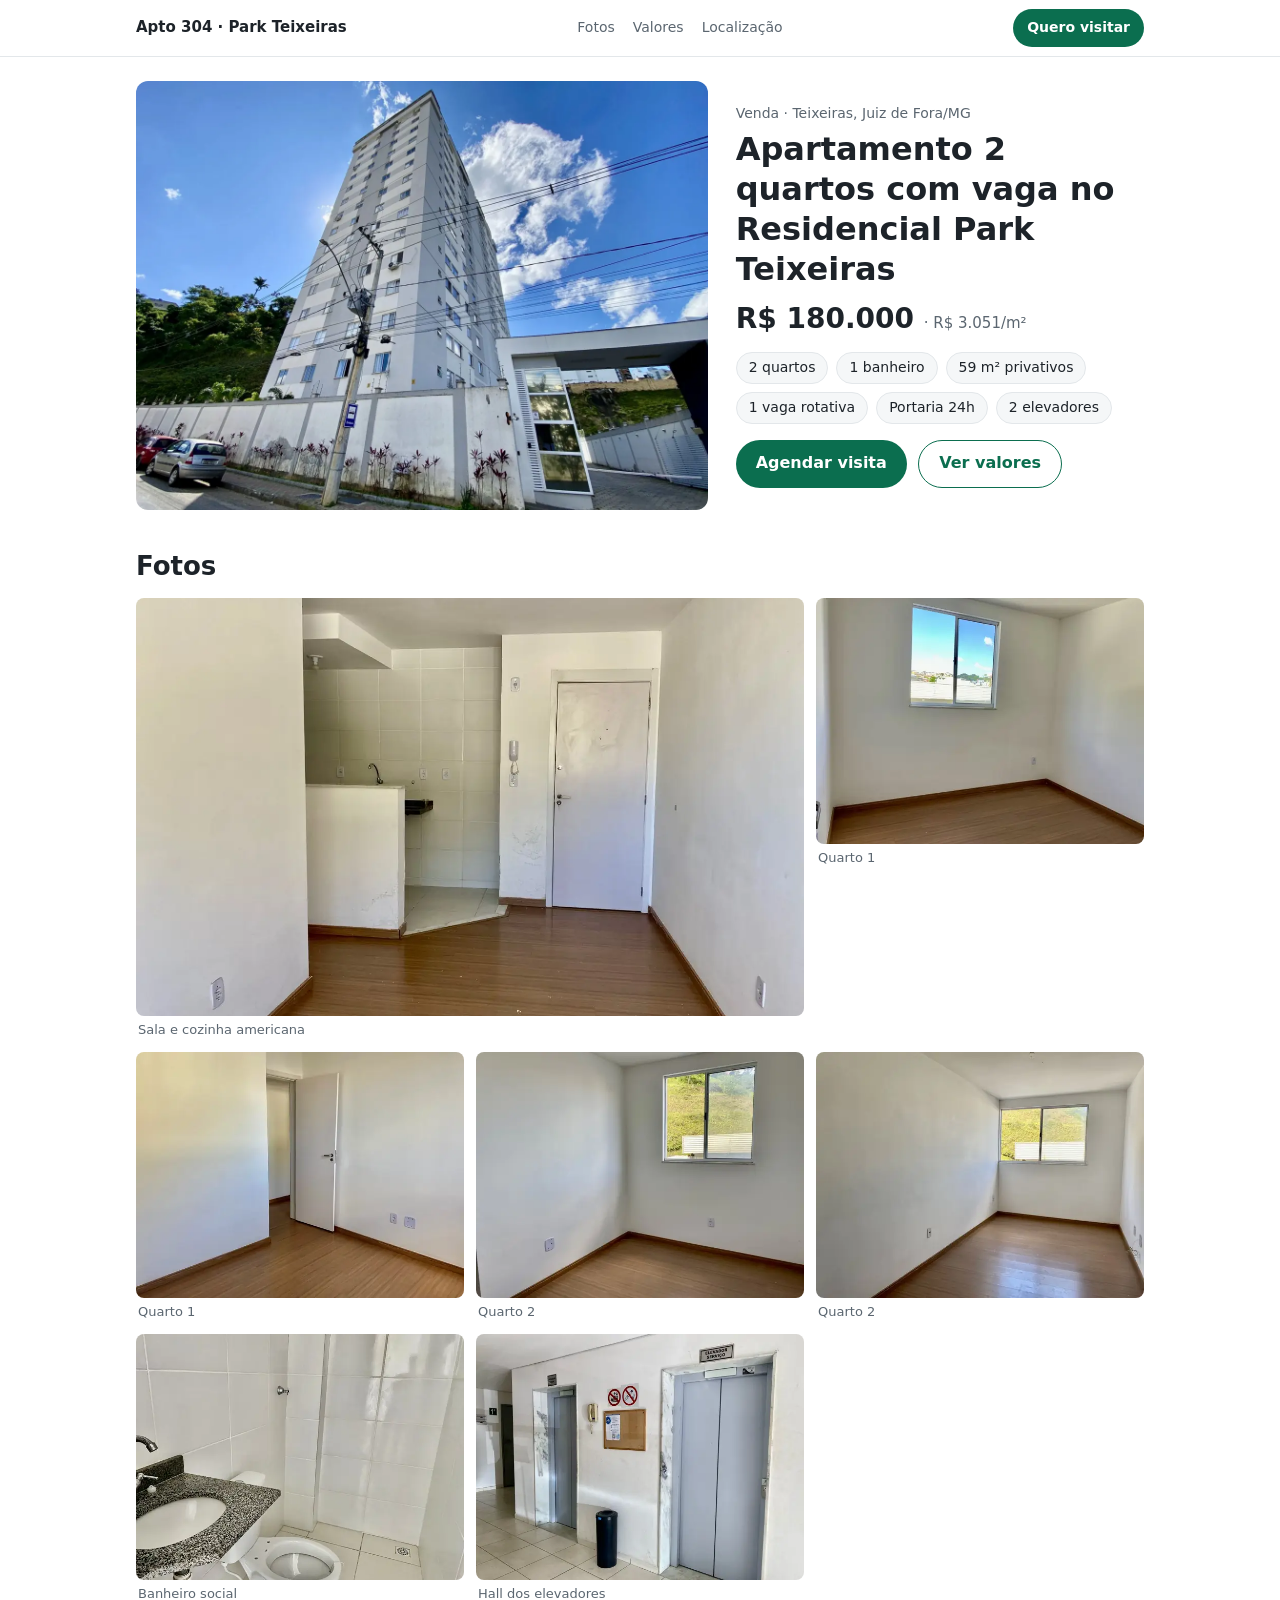
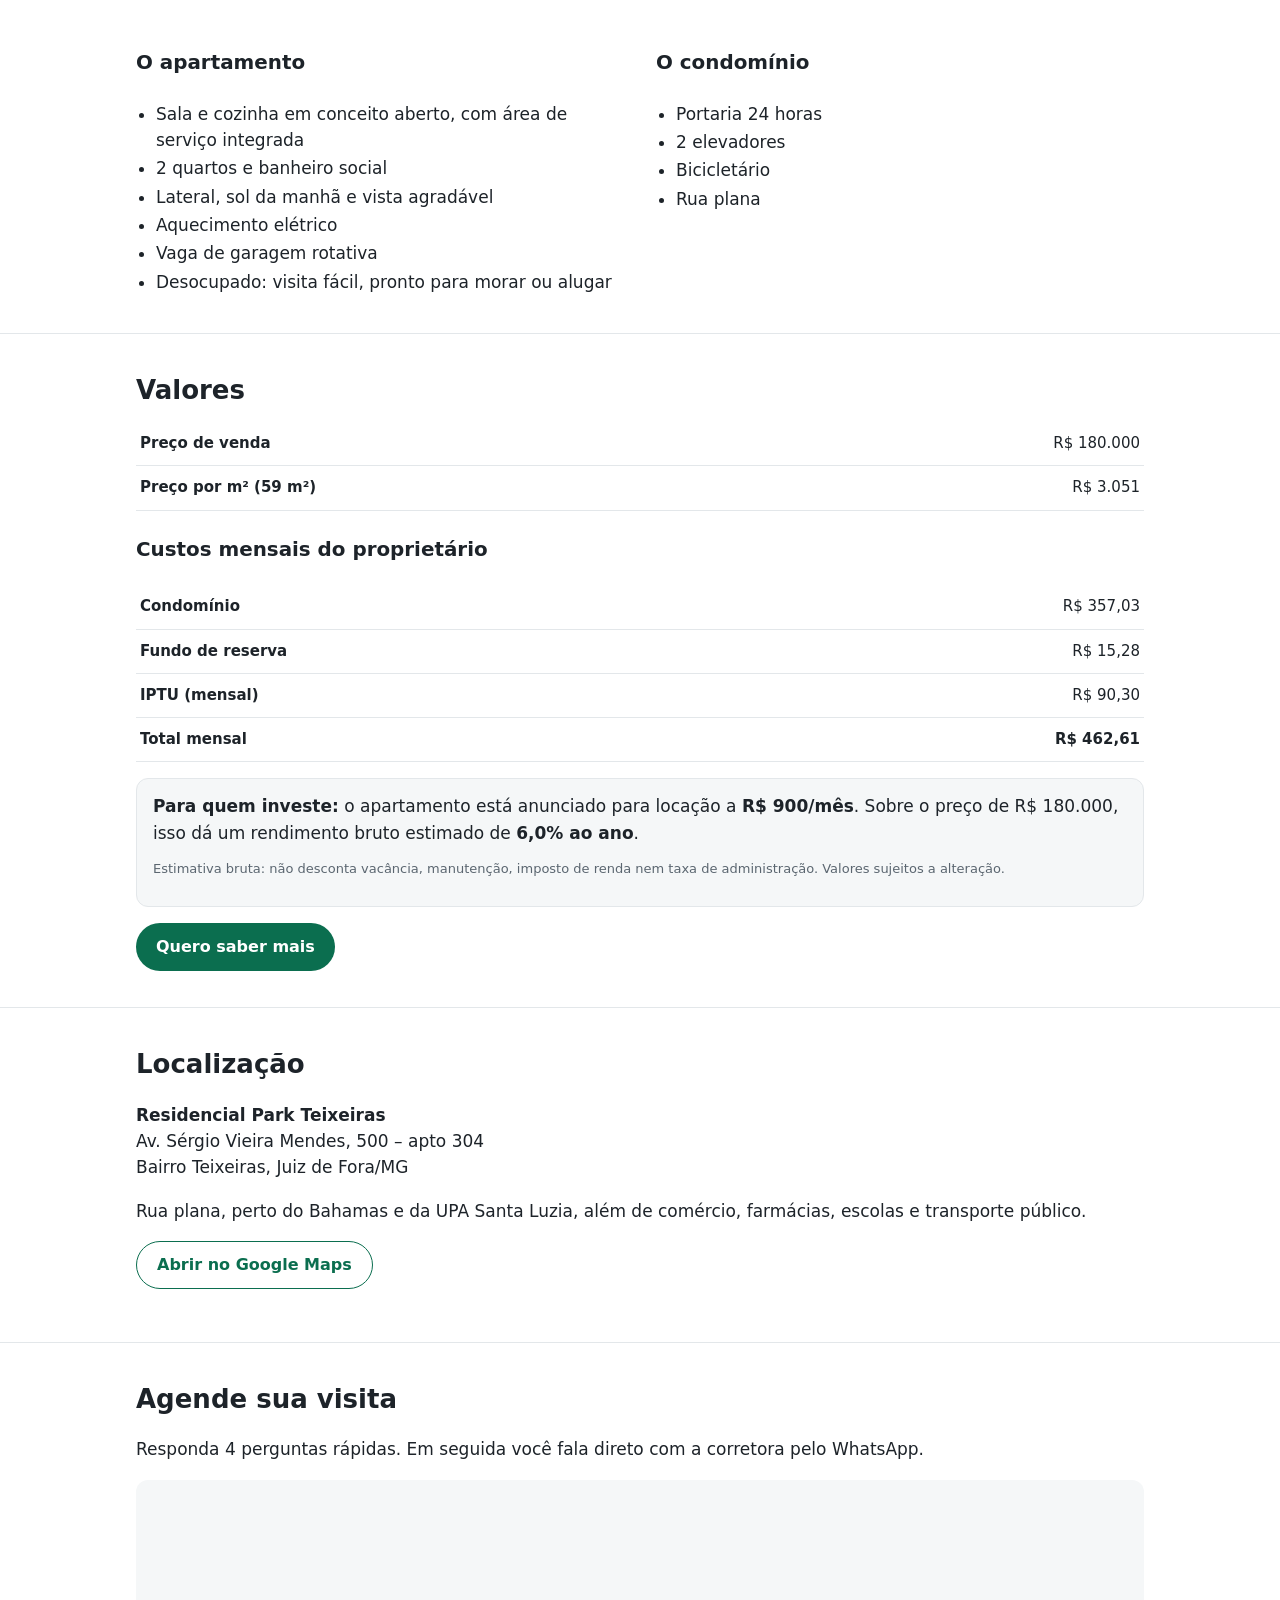
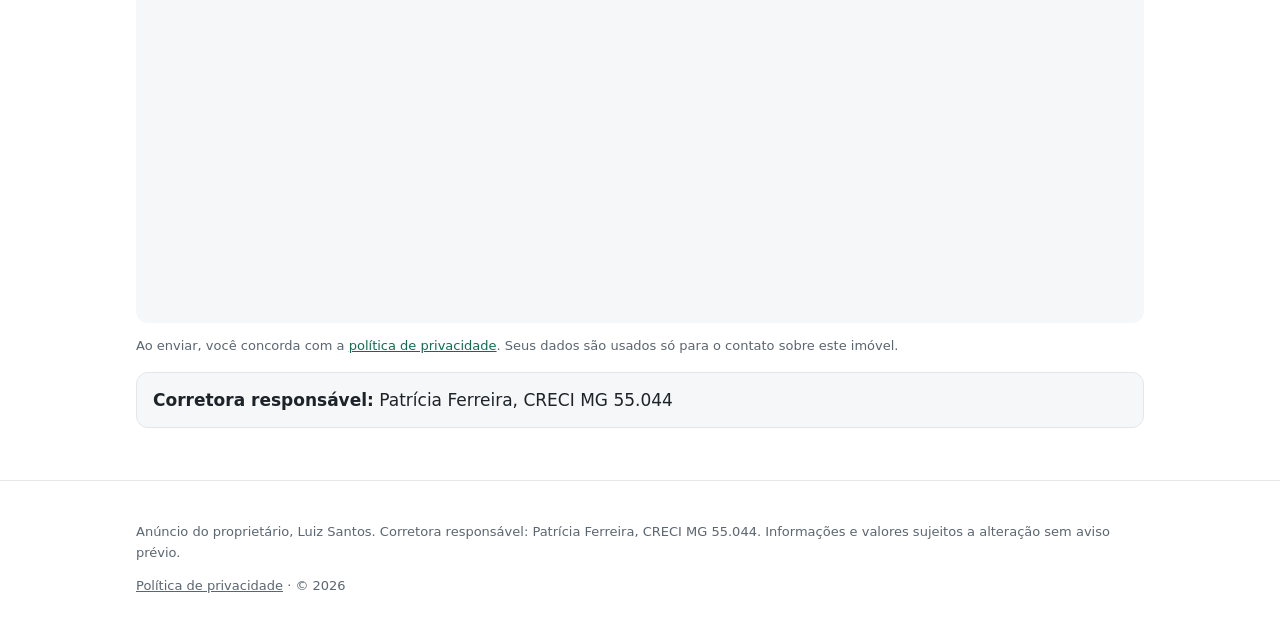
<file: index.html>
<!DOCTYPE html>
<html lang="pt-BR">
<head>
<meta charset="utf-8">
<meta name="viewport" content="width=device-width, initial-scale=1">
<title>Apto 2 quartos com vaga no Teixeiras, Juiz de Fora – R$ 180.000</title>
<meta name="description" content="Apartamento 304 no Residencial Park Teixeiras: 2 quartos, 59 m², 1 vaga rotativa, portaria 24h e 2 elevadores. R$ 180.000. Juiz de Fora/MG.">
<meta property="og:type" content="website">
<meta property="og:title" content="Apto 2 quartos com vaga no Teixeiras – R$ 180.000">
<meta property="og:description" content="59 m², lateral, sol da manhã, portaria 24h e 2 elevadores. Juiz de Fora/MG.">
<meta property="og:image" content="https://apto304teixeiras.github.io/assets/fotos/fachada-1200.jpg">
<meta property="og:locale" content="pt_BR">
<meta property="og:url" content="https://apto304teixeiras.github.io/">
<link rel="preload" as="image" href="assets/fotos/fachada-640.webp" imagesrcset="assets/fotos/fachada-640.webp 640w, assets/fotos/fachada-1200.webp 1200w" imagesizes="(min-width:760px) 60vw, 100vw">
<link rel="stylesheet" href="assets/style.css">
<script src="assets/js/config.js"></script>
<script src="assets/js/site.js"></script>
</head>
<body>
<header class="top">
  <div class="wrap">
    <a class="brand" href="#">Apto 304 · Park Teixeiras</a>
    <nav class="menu" aria-label="Seções">
      <a href="#fotos">Fotos</a><a href="#valores">Valores</a><a href="#localizacao">Localização</a>
    </nav>
    <a class="btn small" href="#formulario">Quero visitar</a>
  </div>
</header>

<main>
  <div class="hero">
    <picture>
      <img src="assets/fotos/fachada-640.webp" srcset="assets/fotos/fachada-640.webp 640w, assets/fotos/fachada-1200.webp 1200w" sizes="(min-width:760px) 60vw, 100vw" width="1200" height="900" alt="Fachada do Residencial Park Teixeiras" fetchpriority="high">
    </picture>
    <div class="card">
      <p class="kicker">Venda · Teixeiras, Juiz de Fora/MG</p>
      <h1>Apartamento 2 quartos com vaga no Residencial Park Teixeiras</h1>
      <p class="price">R$ 180.000 <small>· R$ 3.051/m²</small></p>
      <ul class="chips">
        <li>2 quartos</li><li>1 banheiro</li><li>59 m² privativos</li><li>1 vaga rotativa</li><li>Portaria 24h</li><li>2 elevadores</li>
      </ul>
      <a class="btn" href="#formulario">Agendar visita</a>
      <a class="btn ghost ml" href="#valores">Ver valores</a>
    </div>
  </div>

  <section id="fotos">
    <div class="wrap">
      <h2>Fotos</h2>
      <div class="gallery">
        <figure class="wide"><img loading="lazy" src="assets/fotos/sala-cozinha-640.webp" srcset="assets/fotos/sala-cozinha-640.webp 640w, assets/fotos/sala-cozinha-1200.webp 1200w" sizes="(min-width:760px) 66vw, 100vw" width="1200" height="900" alt="Sala com cozinha americana"><figcaption>Sala e cozinha americana</figcaption></figure>
        <figure><img loading="lazy" src="assets/fotos/quarto1-a-640.webp" srcset="assets/fotos/quarto1-a-640.webp 640w, assets/fotos/quarto1-a-1200.webp 1200w" sizes="(min-width:760px) 33vw, 50vw" width="1200" height="900" alt="Quarto 1"><figcaption>Quarto 1</figcaption></figure>
        <figure><img loading="lazy" src="assets/fotos/quarto1-b-640.webp" srcset="assets/fotos/quarto1-b-640.webp 640w, assets/fotos/quarto1-b-1200.webp 1200w" sizes="(min-width:760px) 33vw, 50vw" width="1200" height="900" alt="Quarto 1, outro ângulo"><figcaption>Quarto 1</figcaption></figure>
        <figure><img loading="lazy" src="assets/fotos/quarto2-a-640.webp" srcset="assets/fotos/quarto2-a-640.webp 640w, assets/fotos/quarto2-a-1200.webp 1200w" sizes="(min-width:760px) 33vw, 50vw" width="1200" height="900" alt="Quarto 2"><figcaption>Quarto 2</figcaption></figure>
        <figure><img loading="lazy" src="assets/fotos/quarto2-b-640.webp" srcset="assets/fotos/quarto2-b-640.webp 640w, assets/fotos/quarto2-b-1200.webp 1200w" sizes="(min-width:760px) 33vw, 50vw" width="1200" height="900" alt="Quarto 2, outro ângulo"><figcaption>Quarto 2</figcaption></figure>
        <figure><img loading="lazy" src="assets/fotos/banheiro-640.webp" srcset="assets/fotos/banheiro-640.webp 640w, assets/fotos/banheiro-1200.webp 1200w" sizes="(min-width:760px) 33vw, 50vw" width="1200" height="944" alt="Banheiro social"><figcaption>Banheiro social</figcaption></figure>
        <figure><img loading="lazy" src="assets/fotos/hall-elevadores-640.webp" srcset="assets/fotos/hall-elevadores-640.webp 640w, assets/fotos/hall-elevadores-1200.webp 1200w" sizes="(min-width:760px) 33vw, 50vw" width="1200" height="900" alt="Hall com os 2 elevadores"><figcaption>Hall dos elevadores</figcaption></figure>
      </div>
      <div class="two mt">
        <div>
          <h3>O apartamento</h3>
          <ul class="feat">
            <li>Sala e cozinha em conceito aberto, com área de serviço integrada</li>
            <li>2 quartos e banheiro social</li>
            <li>Lateral, sol da manhã e vista agradável</li>
            <li>Aquecimento elétrico</li>
            <li>Vaga de garagem rotativa</li>
            <li>Desocupado: visita fácil, pronto para morar ou alugar</li>
          </ul>
        </div>
        <div>
          <h3>O condomínio</h3>
          <ul class="feat">
            <li>Portaria 24 horas</li>
            <li>2 elevadores</li>
            <li>Bicicletário</li>
            <li>Rua plana</li>
          </ul>
        </div>
      </div>
    </div>
  </section>

  <section id="valores">
    <div class="wrap">
      <h2>Valores</h2>
      <table class="vals">
        <tbody>
          <tr><th scope="row">Preço de venda</th><td class="n">R$ 180.000</td></tr>
          <tr><th scope="row">Preço por m² (59 m²)</th><td class="n">R$ 3.051</td></tr>
        </tbody>
      </table>
      <h3 class="mt">Custos mensais do proprietário</h3>
      <table class="vals">
        <tbody>
          <tr><th scope="row">Condomínio</th><td class="n">R$ 357,03</td></tr>
          <tr><th scope="row">Fundo de reserva</th><td class="n">R$ 15,28</td></tr>
          <tr><th scope="row">IPTU (mensal)</th><td class="n">R$ 90,30</td></tr>
          <tr class="total"><th scope="row">Total mensal</th><td class="n">R$ 462,61</td></tr>
        </tbody>
      </table>
      <div class="box">
        <strong>Para quem investe:</strong> o apartamento está anunciado para locação a <strong>R$ 900/mês</strong>. Sobre o preço de R$ 180.000, isso dá um rendimento bruto estimado de <strong>6,0% ao ano</strong>.
        <p class="note">Estimativa bruta: não desconta vacância, manutenção, imposto de renda nem taxa de administração. Valores sujeitos a alteração.</p>
      </div>
      <a class="btn" href="#formulario">Quero saber mais</a>
    </div>
  </section>

  <section id="localizacao">
    <div class="wrap">
      <h2>Localização</h2>
      <p><strong>Residencial Park Teixeiras</strong><br>Av. Sérgio Vieira Mendes, 500 – apto 304<br>Bairro Teixeiras, Juiz de Fora/MG</p>
      <p>Rua plana, perto do Bahamas e da UPA Santa Luzia, além de comércio, farmácias, escolas e transporte público.</p>
      <p><a class="btn ghost" href="https://www.google.com/maps/search/?api=1&amp;query=Av.+S%C3%A9rgio+Vieira+Mendes%2C+500%2C+Teixeiras%2C+Juiz+de+Fora+-+MG" target="_blank" rel="noopener">Abrir no Google Maps</a></p>
    </div>
  </section>

  <section id="formulario">
    <div class="wrap">
      <h2>Agende sua visita</h2>
      <p>Responda 4 perguntas rápidas. Em seguida você fala direto com a corretora pelo WhatsApp.</p>
      <div class="form-wrap">
        <iframe id="tally-form" data-tally-src="" loading="lazy" height="420" title="Formulário de interesse – apto 304 Park Teixeiras"></iframe>
        <div id="tally-placeholder" class="box hidden">
          O formulário ainda não foi configurado. Troque <code>TALLY_FORM_ID</code> em <code>assets/js/config.js</code>.
        </div>
        <noscript><p>Ative o JavaScript para ver o formulário.</p></noscript>
      </div>
      <p class="note">Ao enviar, você concorda com a <a href="privacidade/">política de privacidade</a>. Seus dados são usados só para o contato sobre este imóvel.</p>
      <div class="broker box">
        <div>
          <strong>Corretora responsável:</strong> Patrícia Ferreira, CRECI MG 55.044
        </div>
      </div>
    </div>
  </section>
</main>

<footer>
  <div class="wrap">
    <p>Anúncio do proprietário, Luiz Santos. Corretora responsável: Patrícia Ferreira, CRECI MG 55.044. Informações e valores sujeitos a alteração sem aviso prévio.</p>
    <p><a href="privacidade/">Política de privacidade</a> · © <span id="ano">2026</span></p>
  </div>
</footer>

<div class="sticky-cta">
  <span class="p">R$ 180.000</span>
  <a class="btn small" href="#formulario">Agendar visita</a>
</div>

<script>
(function () {
  var S = window.SITE || {};
  var iframe = document.getElementById("tally-form");
  var id = S.TALLY_FORM_ID;
  if (!id || id === "TALLY" + "_FORM_ID") {
    iframe.classList.add("hidden");
    document.getElementById("tally-placeholder").classList.remove("hidden");
    return;
  }
  // Passa o código de origem da URL (?origem=G1) para o campo oculto "origem" do Tally.
  var src = "https://tally.so/embed/" + encodeURIComponent(id) +
    "?alignLeft=1&hideTitle=1&transparentBackground=1&dynamicHeight=1" +
    "&origem=" + encodeURIComponent(window.getOrigem());
  iframe.setAttribute("data-tally-src", src);
  var s = document.createElement("script");
  s.src = "https://tally.so/widgets/embed.js";
  s.async = true;
  s.onload = function () { if (window.Tally) window.Tally.loadEmbeds(); };
  s.onerror = function () { iframe.src = src; };
  // Se o script do Tally não carregar o iframe, carrega direto.
  setTimeout(function () { if (!iframe.getAttribute("src")) iframe.src = src; }, 3000);
  document.body.appendChild(s);
})();
</script>
</body>
</html>
</file>
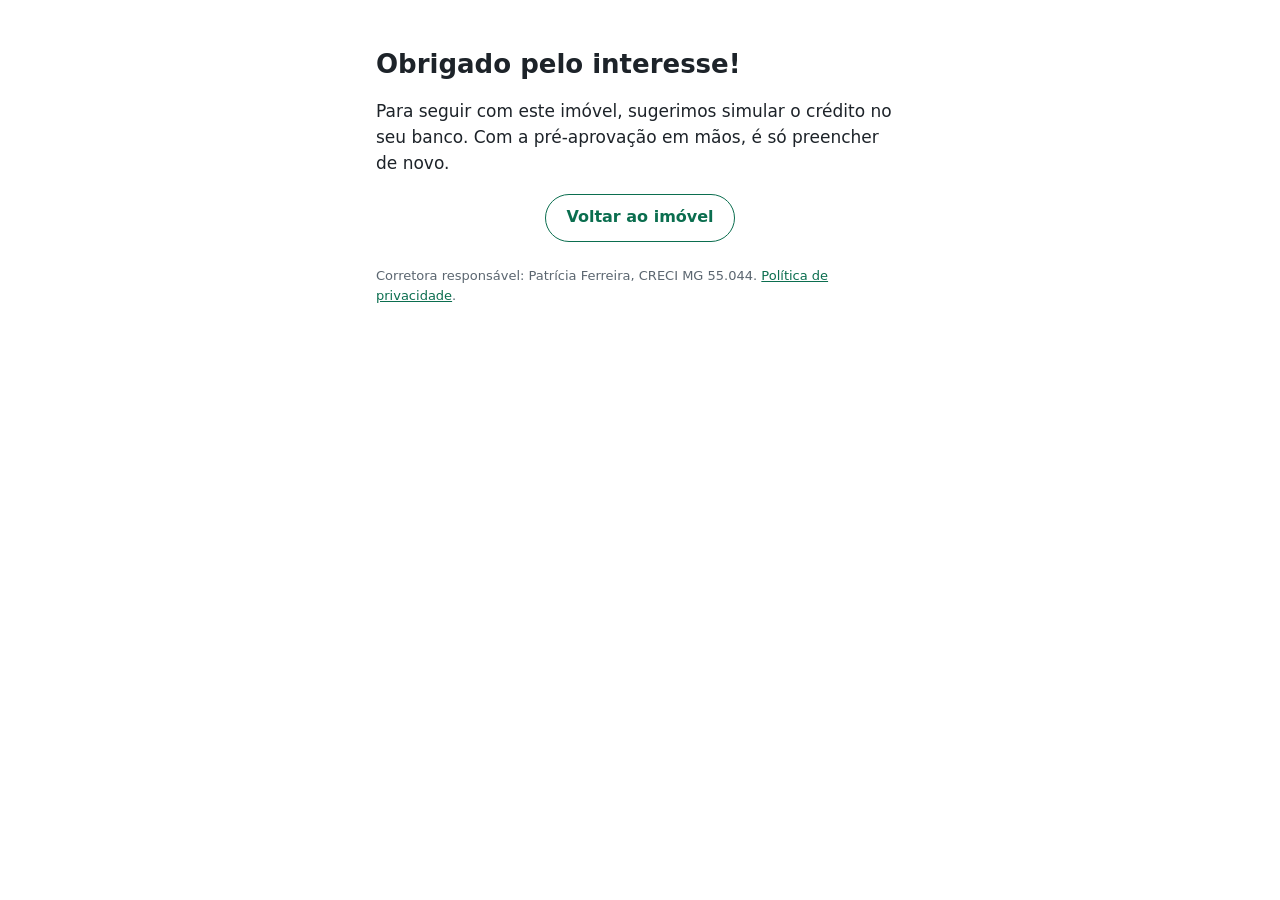
<file: obrigado/index.html>
<!DOCTYPE html>
<html lang="pt-BR">
<head>
<meta charset="utf-8">
<meta name="viewport" content="width=device-width, initial-scale=1">
<meta name="robots" content="noindex">
<title>Obrigado – apto 304 Park Teixeiras</title>
<link rel="stylesheet" href="../assets/style.css">
<script src="../assets/js/config.js"></script>
<script src="../assets/js/site.js"></script>
</head>
<body>
<main class="thanks">
  <div id="ok" class="hidden">
    <h1 id="ok-title">Obrigado!</h1>
    <p>A corretora Patrícia Ferreira (CRECI MG 55.044) atende pelo WhatsApp. Toque no botão abaixo para enviar sua mensagem já preenchida e combinar a visita.</p>
    <p class="center"><a id="wa" class="btn wa" href="#" rel="noopener">Falar com a corretora no WhatsApp</a></p>
    <p class="note">A mensagem abre pronta no WhatsApp; é só tocar em enviar.</p>
  </div>
  <div id="nq" class="hidden">
    <h1>Obrigado pelo interesse!</h1>
    <p>Para seguir com este imóvel, sugerimos simular o crédito no seu banco. Com a pré-aprovação em mãos, é só preencher de novo.</p>
    <p class="center"><a class="btn ghost" href="../#formulario">Voltar ao imóvel</a></p>
  </div>
  <noscript><p>Obrigado! Ative o JavaScript para ver o próximo passo.</p></noscript>
  <p class="note mt">Corretora responsável: Patrícia Ferreira, CRECI MG 55.044. <a href="../privacidade/">Política de privacidade</a>.</p>
</main>
<script>
(function () {
  var S = window.SITE || {};
  var q = new URLSearchParams(location.search);
  function clean(v, max) {
    return (v || "").replace(/[\u0000-\u001f<>]/g, "").replace(/\s+/g, " ").trim().slice(0, max || 80);
  }
  var c = clean(q.get("c"), 1).toUpperCase();
  var o = clean(q.get("o"), 12).replace(/[^A-Za-z0-9-]/g, "") || "DIR";
  var n = clean(q.get("n"), 60);
  var p = clean(q.get("p"));
  var z = clean(q.get("z"));
  var f = clean(q.get("f"));
  var qualified = c === "A" || c === "B";

  // Conversão 1: envio do formulário (carregar /obrigado).
  window.track("envio_formulario", { classe: qualified ? c : "N", origem: o }, S.CONV_ENVIO);

  if (!qualified) {
    document.getElementById("nq").classList.remove("hidden");
    return;
  }

  // Mensagem conforme a Page: "Olá, Patrícia! Sou {n}. Vi o apto 304 Park Teixeiras [{o}-{c}]. Pagamento: {p}. Prazo: {z}. Finalidade: {f}."
  var parts = ["Olá, Patrícia!"];
  if (n) parts.push("Sou " + n + ".");
  parts.push("Vi o apto 304 Park Teixeiras [" + o + "-" + c + "].");
  if (p) parts.push("Pagamento: " + p + ".");
  if (z) parts.push("Prazo: " + z + ".");
  if (f) parts.push("Finalidade: " + f + ".");
  var msg = parts.join(" ");
  var href = "https://wa.me/" + (S.WHATSAPP || "5532999082480") + "?text=" + encodeURIComponent(msg);

  if (n) document.getElementById("ok-title").textContent = "Obrigado, " + n.split(" ")[0] + "!";
  var a = document.getElementById("wa");
  a.href = href;
  a.setAttribute("data-msg", msg);
  // Conversão 2: clique no botão do WhatsApp.
  a.addEventListener("click", function () {
    window.track("clique_whatsapp", { classe: c, origem: o }, S.CONV_WHATSAPP);
  });
  document.getElementById("ok").classList.remove("hidden");
})();
</script>
</body>
</html>
</file>
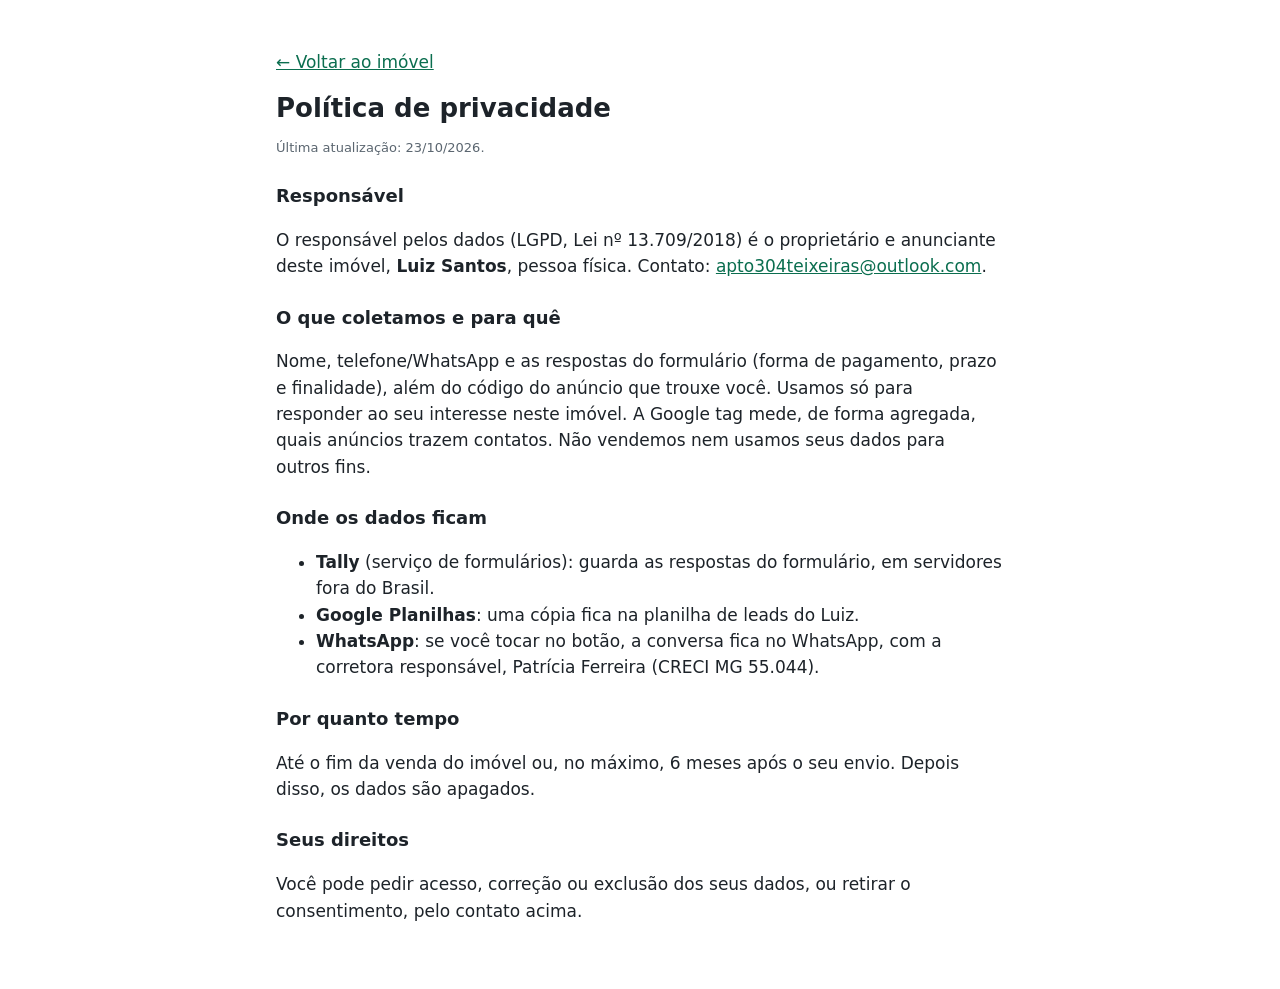
<file: privacidade/index.html>
<!DOCTYPE html>
<html lang="pt-BR">
<head>
<meta charset="utf-8">
<meta name="viewport" content="width=device-width, initial-scale=1">
<title>Política de privacidade – apto 304 Park Teixeiras</title>
<link rel="stylesheet" href="../assets/style.css">
<script src="../assets/js/config.js"></script>
<script src="../assets/js/site.js"></script>
</head>
<body>
<main class="legal">
  <p><a href="../">← Voltar ao imóvel</a></p>
  <h1>Política de privacidade</h1>
  <p class="note">Última atualização: 23/10/2026.</p>

  <h2>Responsável</h2>
  <p>O responsável pelos dados (LGPD, Lei nº 13.709/2018) é o proprietário e anunciante deste imóvel, <strong>Luiz Santos</strong>, pessoa física. Contato: <a href="mailto:apto304teixeiras@outlook.com">apto304teixeiras@outlook.com</a>.</p>

  <h2>O que coletamos e para quê</h2>
  <p>Nome, telefone/WhatsApp e as respostas do formulário (forma de pagamento, prazo e finalidade), além do código do anúncio que trouxe você. Usamos só para responder ao seu interesse neste imóvel. A Google tag mede, de forma agregada, quais anúncios trazem contatos. Não vendemos nem usamos seus dados para outros fins.</p>

  <h2>Onde os dados ficam</h2>
  <ul>
    <li><strong>Tally</strong> (serviço de formulários): guarda as respostas do formulário, em servidores fora do Brasil.</li>
    <li><strong>Google Planilhas</strong>: uma cópia fica na planilha de leads do Luiz.</li>
    <li><strong>WhatsApp</strong>: se você tocar no botão, a conversa fica no WhatsApp, com a corretora responsável, Patrícia Ferreira (CRECI MG 55.044).</li>
  </ul>

  <h2>Por quanto tempo</h2>
  <p>Até o fim da venda do imóvel ou, no máximo, 6 meses após o seu envio. Depois disso, os dados são apagados.</p>

  <h2>Seus direitos</h2>
  <p>Você pode pedir acesso, correção ou exclusão dos seus dados, ou retirar o consentimento, pelo contato acima.</p>
</main>
</body>
</html>
</file>
<file: assets/style.css>
:root{--bg:#fff;--fg:#1d2329;--muted:#5b6670;--line:#e3e7ea;--soft:#f5f7f8;--accent:#0b6e4f;--accent-fg:#fff;--wa:#1f8f4e;--radius:12px;--max:1040px}
*{box-sizing:border-box}
html{scroll-behavior:smooth;-webkit-text-size-adjust:100%}
body{margin:0;font:16px/1.55 system-ui,-apple-system,"Segoe UI",Roboto,Arial,sans-serif;color:var(--fg);background:var(--bg)}
img{max-width:100%;height:auto;display:block}
a{color:var(--accent)}
.wrap{max-width:var(--max);margin:0 auto;padding:0 16px}
header.top{position:sticky;top:0;z-index:10;background:rgba(255,255,255,.96);border-bottom:1px solid var(--line)}
header.top .wrap{display:flex;align-items:center;justify-content:space-between;gap:12px;height:56px}
.brand{font-weight:700;text-decoration:none;color:var(--fg);font-size:15px}
nav.menu{display:none;gap:18px}
nav.menu a{text-decoration:none;color:var(--muted);font-size:14px}
.btn{display:inline-flex;align-items:center;justify-content:center;gap:8px;min-height:48px;padding:0 20px;border-radius:999px;background:var(--accent);color:var(--accent-fg);font-weight:600;text-decoration:none;border:0;font-size:16px;cursor:pointer}
.btn.small{min-height:38px;padding:0 14px;font-size:14px}
.btn.wa{background:var(--wa)}
.btn.ghost{background:transparent;color:var(--accent);border:1.5px solid var(--accent)}
.hero{position:relative}
.hero picture img{width:100%;aspect-ratio:4/3;object-fit:cover}
.hero .card{background:var(--bg);margin:-28px 12px 0;position:relative;border-radius:var(--radius);padding:18px 16px;box-shadow:0 6px 24px rgba(0,0,0,.08)}
.kicker{color:var(--muted);font-size:14px;margin:0 0 4px}
h1{font-size:24px;line-height:1.25;margin:0 0 8px}
h2{font-size:21px;margin:0 0 12px}
.price{font-size:28px;font-weight:800;margin:6px 0 2px}
.price small{font-size:15px;font-weight:500;color:var(--muted)}
.chips{display:flex;flex-wrap:wrap;gap:8px;list-style:none;padding:0;margin:12px 0 16px}
.chips li{background:var(--soft);border:1px solid var(--line);border-radius:999px;padding:4px 12px;font-size:14px}
section{padding:36px 0;border-bottom:1px solid var(--line);scroll-margin-top:60px}
.gallery{display:grid;grid-template-columns:1fr 1fr;gap:8px}
.gallery figure{margin:0}
.gallery img{width:100%;aspect-ratio:4/3;object-fit:cover;border-radius:8px;background:var(--soft)}
.gallery figcaption{font-size:13px;color:var(--muted);padding:4px 2px 0}
.gallery .wide{grid-column:1/-1}
.feat{columns:1;padding-left:20px;margin:0}
.feat li{margin:2px 0}
table.vals{width:100%;border-collapse:collapse;font-size:15px}
table.vals th,table.vals td{padding:10px 4px;border-bottom:1px solid var(--line);text-align:left;vertical-align:top}
table.vals td.n{text-align:right;white-space:nowrap;font-variant-numeric:tabular-nums}
table.vals tr.total td,table.vals tr.total th{font-weight:700}
.box{background:var(--soft);border:1px solid var(--line);border-radius:var(--radius);padding:14px 16px;margin:16px 0}
.note{font-size:13px;color:var(--muted)}
.form-wrap{background:var(--soft);border-radius:var(--radius);padding:8px;min-height:420px}
.form-wrap iframe{width:100%;border:0;min-height:400px}
.broker{display:flex;gap:12px;align-items:center}
footer{padding:28px 0 90px;font-size:13px;color:var(--muted)}
footer a{color:var(--muted)}
.sticky-cta{position:fixed;left:0;right:0;bottom:0;padding:10px 16px calc(10px + env(safe-area-inset-bottom));background:rgba(255,255,255,.97);border-top:1px solid var(--line);display:flex;gap:12px;align-items:center;justify-content:space-between;z-index:20}
.sticky-cta .p{font-weight:800}
.center{text-align:center}
.thanks{max-width:560px;margin:0 auto;padding:48px 16px}
.thanks h1{font-size:26px}
.hidden{display:none!important}
.legal{max-width:760px;margin:0 auto;padding:32px 16px 48px}
.legal h1{font-size:26px}
.legal h2{font-size:18px;margin-top:24px}
@media (min-width:760px){
  body{font-size:17px}
  nav.menu{display:flex}
  .hero{display:grid;grid-template-columns:1.4fr 1fr;gap:28px;align-items:center;max-width:var(--max);margin:24px auto 0;padding:0 16px}
  .hero picture img{border-radius:var(--radius)}
  .hero .card{margin:0;box-shadow:none;padding:0}
  h1{font-size:32px}
  h2{font-size:26px}
  .gallery{grid-template-columns:repeat(3,1fr);gap:12px}
  .gallery .wide{grid-column:span 2}
  .feat{columns:2}
  .two{display:grid;grid-template-columns:1fr 1fr;gap:32px}
  .sticky-cta{display:none}
  footer{padding-bottom:32px}
}
.mt{margin-top:24px}.ml{margin-left:6px}
@media (min-width:760px){.two .feat{columns:1}.gallery .wide img{aspect-ratio:16/10}}
</file>
